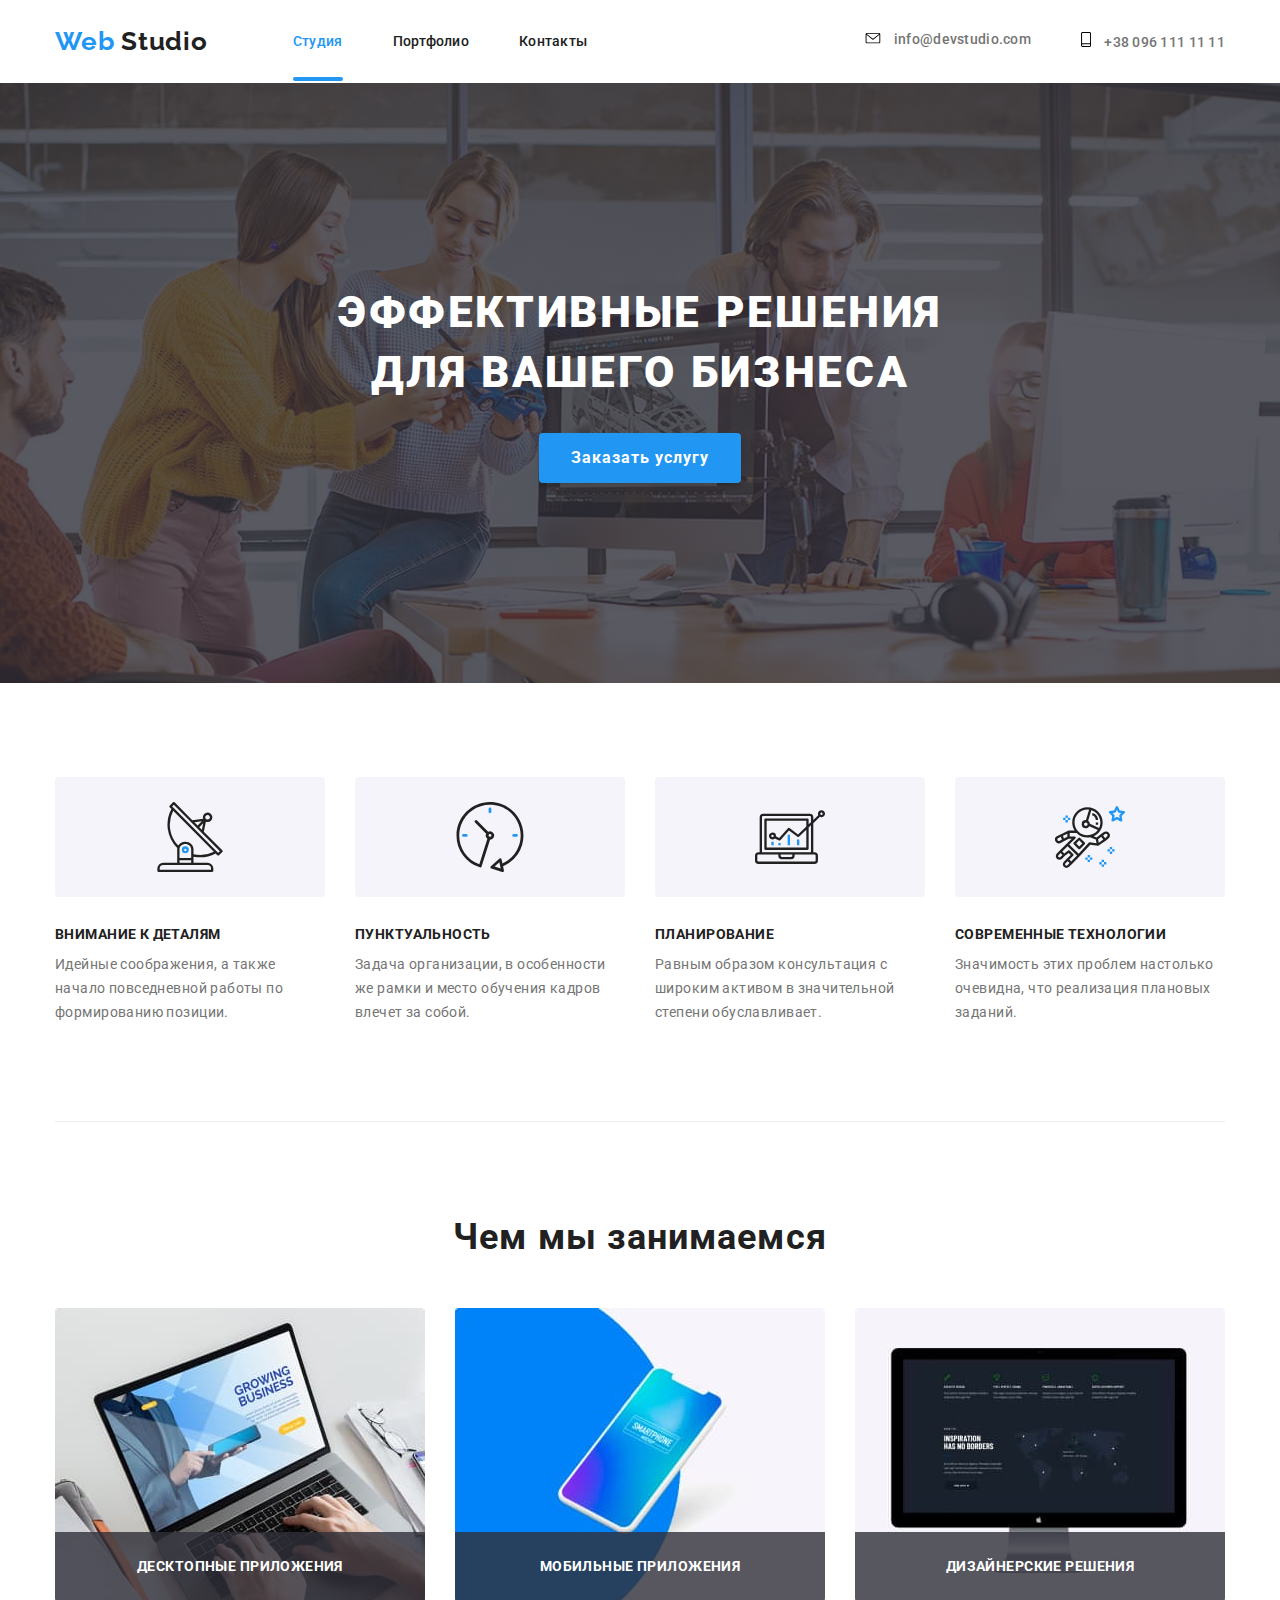
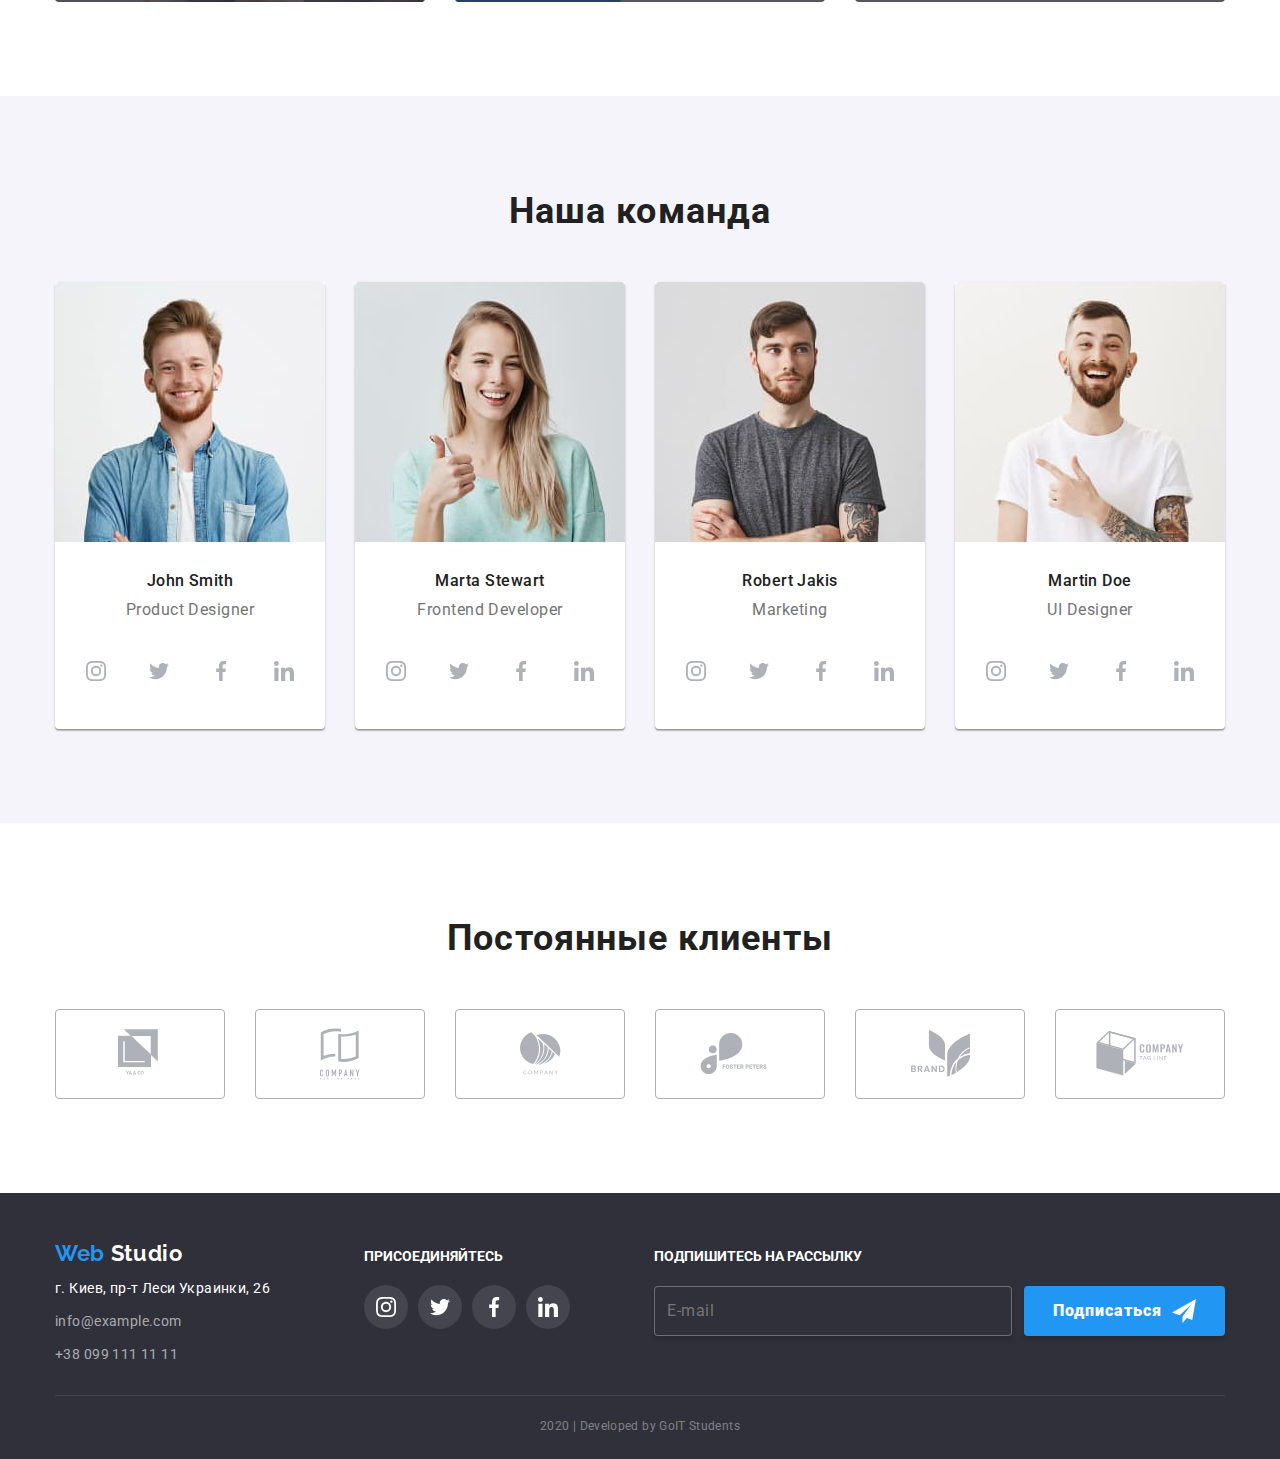
<file: index.html>
<!DOCTYPE html>
<html lang="ru">
<head>
    <meta charset="UTF-8">
    <meta name="viewport" content="width=device-width, initial-scale=1.0">
    <title>Макет</title>
    <link href="https://fonts.googleapis.com/css2?family=Raleway:wght@700&family=Roboto:wght@400;500;700&display=swap" rel="stylesheet" />
    <link rel="stylesheet" href="https://cdnjs.cloudflare.com/ajax/libs/modern-normalize/0.6.0/modern-normalize.min.css">
    <link rel="stylesheet" href="./css/main.css" />
</head>
<body>
    <!-- Шапка сайта -->   
    <header class="header-studio">
        <div class="container header-main">
            <nav class="flex-nav">
                <a href="./index.html" class="logo">
                <span>Web</span> Studio</a> 

                <ul class="site-nav list flex-nav">
                    <li class="item"><a href="./index.html" class="link current">Студия</a></li>
                    <li class="item"><a href="./portfolio.html" class="link">Портфолио</a></li>
                    <li class="item"><a href="" class="link">Контакты</a></li>
                </ul>
            </nav>

            <address class="contacts-nav mail-nav">
                <a href="mailto:info@devstudio.com" class="link">
                    <svg class="nav-icon" width="16" height="11">
                        <use href="./images/sprite.svg#icon-mail"></use>
                    </svg>
                    info@devstudio.com</a>

                <a href="tel:+380961111111" class="link">
                    <svg class="nav-icon" width="10" height="15">
                      <use href="./images/sprite.svg#icon-tel"></use>
                    </svg>
                    +38 096 111 11 11</a>
            </address>
        </div>  
    </header> 

    <main>
        <!-- Герой -->
        <section class="hero overlay"> 
            <h1 class="hero-title">эффективные решения для вашего бизнеса</h1>
            <a href="" class="hero-button" data-modal-open>Заказать услугу</a>
        </section>  

        <!-- Преимущества -->
        <section class="section underline">
            <div class="container">
                <h2 class="section-title visually-hidden">Преимущества</h2>
                <ul class="list display-flex"> 
                    <li class="item icon-antenna">
                        <h3 class="section-titles">Внимание к деталям</h3>
                        <p class="section-text">
                            Идейные соображения, а также начало повседневной работы по формированию позиции.
                        </p>
                    </li>
                    <li class="item icon-clock">                       
                        <h3 class="section-titles">Пунктуальность</h3>
                        <p class="section-text">
                            Задача организации, в особенности же рамки и место обучения кадров влечет за собой.
                        </p>
                    </li>
                    <li class="item icon-diagram">
                        <h3 class="section-titles">Планирование</h3>
                        <p class="section-text">
                            Равным образом консультация с широким активом в значительной степени обуславливает.
                        </p>
                    </li>
                    <li class="item icon-astronaut">
                        <h3 class="section-titles">Современные технологии</h3>
                        <p class="section-text">
                            Значимость этих проблем настолько очевидна, что реализация плановых заданий.
                        </p>
                    </li>
                </ul>
            </div>
        </section>

        <!-- Занятия -->
        <section class="section">
            <div class="container">
                <h2 class="task-title">Чем мы занимаемся</h2>

                <ul class="list flex-task">
                    <li class="item">
                        <img src="./images/notebook-desk.jpg" alt="Фото экрана ноутбука" width="370" />
                        <h3 class="img-titles">Десктопные приложения</h3>
                    </li>
                    <li class="item">
                        <img src="./images/smartphone.jpg" alt="Фото смартфона" width="370"/>
                        <h3 class="img-titles">Мобильные приложения</h3>
                    </li>
                    <li class="item">
                        <img src="./images/pc-desk.jpg" alt="Фото экрана ПК" width="370"/>
                        <h3 class="img-titles">Дизайнерские решения</h3>
                    </li>
                </ul>
            </div>
        </section>

        <!-- Команда -->
        <section class="section section-team">
            <div class="container">
                <h2 class="team-title">Наша команда</h2>

                <ul class="list team-flex">
                    <li class="item">
                        <img src="./images/John.jpg" class="photo" alt="Фото Джона Смита" width="270" />
                        <h3 class="team-titles">John Smith</h3>
                        <p class="team-text">Product Designer</p>
                        <ul class="list social-flex">
                            <li>
                                <a class="icon-social" href="">
                                    <svg width="20" height="20">
                                        <use href="./images/sprite.svg#icon-instagram"></use>
                                    </svg>
                                </a>
                            </li>
                            <li>
                                <a class="icon-social" href="">
                                    <svg width="20" height="20">
                                        <use href="./images/sprite.svg#icon-twitter"></use>
                                    </svg>
                                </a>
                            </li>
                            <li>
                                <a class="icon-social" href="">
                                    <svg width="20" height="20">
                                        <use href="./images/sprite.svg#icon-facebook"></use>
                                    </svg>
                                </a>
                            </li>
                            <li>
                                <a class="icon-social" href="">
                                    <svg width="20" height="20">
                                        <use href="./images/sprite.svg#icon-linkedin"></use>
                                    </svg>
                                </a>
                            </li>
                        </ul>
                    </li>

                    <li class="item">
                        <img src="./images/Marta.jpg" class="photo" alt="Фото Марты Стюарт" width="270" />
                        <h3 class="team-titles">Marta Stewart</h3>
                        <p class="team-text">Frontend Developer</p>
                        <ul class="list social-flex">
                            <li>
                                <a class="icon-social" href="">
                                    <svg width="20" height="20">
                                        <use href="./images/sprite.svg#icon-instagram"></use>
                                    </svg>
                                </a>
                            </li>
                            <li>
                                <a class="icon-social" href="">
                                    <svg width="20" height="20">
                                        <use href="./images/sprite.svg#icon-twitter"></use>
                                    </svg>
                                </a>
                            </li>
                            <li>
                                <a class="icon-social" href="">
                                    <svg width="20" height="20">
                                        <use href="./images/sprite.svg#icon-facebook"></use>
                                    </svg>
                                </a>
                            </li>
                            <li>
                                <a class="icon-social" href="">
                                    <svg width="20" height="20">
                                        <use href="./images/sprite.svg#icon-linkedin"></use>
                                    </svg>
                                </a>
                            </li>
                        </ul>
                    </li>

                    <li class="item">
                        <img src="./images/Robert.jpg" class="photo" alt="Фото Роберта Якиса" width="270" />
                        <h3 class="team-titles">Robert Jakis</h3>
                        <p class="team-text">Marketing</p>
                        <ul class="list social-flex">
                            <li>
                                <a class="icon-social" href="">
                                    <svg width="20" height="20">
                                        <use href="./images/sprite.svg#icon-instagram"></use>
                                    </svg>
                                </a>
                            </li>
                            <li>
                                <a class="icon-social" href="">
                                    <svg width="20" height="20">
                                        <use href="./images/sprite.svg#icon-twitter"></use>
                                    </svg>
                                </a>
                            </li>
                            <li>
                                <a class="icon-social" href="">
                                    <svg width="20" height="20">
                                        <use href="./images/sprite.svg#icon-facebook"></use>
                                    </svg>
                                </a>
                            </li>
                            <li>
                                <a class="icon-social" href="">
                                    <svg width="20" height="20">
                                        <use href="./images/sprite.svg#icon-linkedin"></use>
                                    </svg>
                                </a>
                            </li>
                        </ul>
                    </li>

                    <li class="item">
                        <img src="./images/Martin.jpg" class="photo" alt="Фото Мартина Дое" width="270" />
                        <h3 class="team-titles">Martin Doe</h3>
                        <p class="team-text">UI Designer</p>
                        <ul class="list social-flex">
                            <li>
                                <a class="icon-social" href="">
                                    <svg width="20" height="20">
                                        <use href="./images/sprite.svg#icon-instagram"></use>
                                    </svg>
                                </a>
                            </li>
                            <li>
                                <a class="icon-social" href="">
                                    <svg width="20" height="20">
                                        <use href="./images/sprite.svg#icon-twitter"></use>
                                    </svg>
                                </a>
                            </li>
                            <li>
                                <a class="icon-social" href="">
                                    <svg width="20" height="20">
                                        <use href="./images/sprite.svg#icon-facebook"></use>
                                    </svg>
                                </a>
                            </li>
                            <li>
                                <a class="icon-social" href="">
                                    <svg width="20" height="20">
                                        <use href="./images/sprite.svg#icon-linkedin"></use>
                                    </svg>
                                </a>
                            </li>
                        </ul>
                    </li>
                </ul>
            </div>
        </section>

        <!-- Клиенты -->
        <section class="section">
            <div class="container">
                <h2 class="clients-title">Постоянные клиенты</h2>
                <ul class="list company-flex">
                    <li class="item">
                        <a href="">
                            <div class="brand-icon">
                                <svg width="44" height="49">
                                    <use href="./images/sprite.svg#icon-logo1"></use>
                                </svg>
                            </div>
                        </a>
                    </li>
                    <li class="item">
                        <a href="">
                            <div class="brand-icon">
                                <svg width="40" height="52">
                                    <use href="./images/sprite.svg#icon-logo2"></use>
                                </svg>
                            </div>
                        </a>
                    </li>
                    <li class="item">
                        <a href="">
                            <div class="brand-icon">
                                <svg width="41" height="43">
                                    <use href="./images/sprite.svg#icon-logo3"></use>
                                </svg>
                            </div>
                        </a>
                    </li>
                    <li class="item">
                        <a href="">
                            <div class="brand-icon">
                                <svg width="80" height="42">
                                    <use href="./images/sprite.svg#icon-logo4"></use>
                                </svg>
                            </div>
                        </a>
                    </li>
                    <li class="item">
                        <a href="">
                            <div class="brand-icon">
                                <svg width="59" height="47">
                                    <use href="./images/sprite.svg#icon-logo5"></use>
                                </svg>
                            </div>
                        </a>
                    </li>
                    <li class="item">
                        <a href="">
                            <div class="brand-icon">
                                <svg width="88" height="45">
                                    <use href="./images/sprite.svg#icon-logo6"></use>
                                </svg>
                            </div>
                        </a>
                    </li>
                </ul>
            </div>
        </section>
    </main>    

    <!-- Футер -->
    <footer class="page-footer">
        <div class="container footer">
            <div class="footer-flex">
                <div class="flex-footer-address">
                    <a href="./index.html" class="logo-footer"><span>Web</span> Studio</a>
                    <address class="address">
                        <p class="item">г. Киев, пр-т Леси Украинки, 26</p>
                        <p class="item"><a href="mailto:info@example.com" class="footer-link">info@example.com</a></p>
                        <a href="tel:+380991111111" class="footer-link item">+38 099 111 11 11</a>
                    </address>
                </div>    
                

                <div class="join-in">
                    <b class="item">присоединяйтесь</b>  

                    <ul class="list social-networks">
                        <li class="item">
                            <a class="icon-social" href="">
                                <svg width="20" height="20">
                                    <use href="./images/sprite.svg#icon-instagram"></use>
                                </svg>
                            </a>
                        </li>
                        <li class="item">
                            <a class="icon-social" href="">
                                <svg width="20" height="20">
                                    <use href="./images/sprite.svg#icon-twitter"></use>
                                </svg>
                            </a>
                        </li>
                        <li >
                        <li class="item">    
                            <a class="icon-social" href="">
                                <svg width="20" height="20">
                                    <use href="./images/sprite.svg#icon-facebook"></use>
                                </svg>
                            </a>
                        </li>
                        <li class="item">
                            <a class="icon-social" href="">
                                <svg width="20" height="20">
                                    <use href="./images/sprite.svg#icon-linkedin"></use>
                                </svg>
                            </a>
                        </li>
                    </ul>
                </div>

                <div class="subscribe"> 
                    <form class="form" autocomplete="on">
                        <div class="form-field">
                        <label for="mail">Подпишитесь на рассылку</label>
                        <div class="flex-email">
                          <input
                            type="email"
                            class="form-input"
                            name="mail"
                            id="mail"
                            placeholder="E-mail"/>
    
                        <button type="submit" class="sub-button">
                            Подписаться
                            <svg class="icon-send" width="24" height="24">
                              <use href="./images/sprite.svg#icon-send"></use>
                            </svg>
                        </button>
                        </div>
                        </div>
                    </form>
                </div>

                </div>
                <p class="author">2020 | Developed by GoIT Students</p>
                </div>
    </footer>

    <!-- Модальное окно "Заказать услугу" -->

    <div class="backdrop backdrop--is-hidden" data-modal>
        <form class="modal" autocomplete="off">
          <p class="modal__title">Оставьте свои данные, мы вам перезвоним</p>
          <button class="modal__close-btn" data-modal-close>
            <svg class="modal__close-icon" width="11" height="11">
              <use href="./images/sprite(1).svg#modal-close"></use>
            </svg>
          </button>
  
          <div class="modal-item modal-item--name">
            <span class="modal__box-icon madal__box-icon--name">
              <svg
                class="modal-item-icon modal-item-icon--name"
                width="18"
                height="18"
              >
                <use href="./images/sprite(1).svg#icon-name"></use>
              </svg>
            </span>
            <input
              class="modal__input"
              type="text"
              name="form"
              id="name"
              placeholder=" "
            />
            <label class="modal__label modal__label--name" for="name">Имя</label>
          </div>
  
          <div class="modal-item modal-item--phone">
            <span class="modal__box-icon madal__box-icon--phone">
              <svg
                class="modal-item-icon modal-item-icon--phone"
                width="18"
                height="18"
              >
                <use href="./images/sprite(1).svg#icon-phone"></use>
              </svg>
            </span>
            <input
              class="modal__input"
              type="tel"
              name="form"
              id="tel"
              placeholder=" "
            />
            <label class="modal__label modal__label--phone" for="tel"
              >Телефон</label
            >
          </div>
  
          <div class="modal-item modal-item--email">
            <span class="modal__box-icon madal__box-icon--mail">
              <svg
                class="modal-item-icon modal-item-icon--email"
                width="18"
                height="18"
              >
                <use href="./images/sprite(1).svg#icon-email"></use>
              </svg>
            </span>
            <input
              class="modal__input"
              type="email"
              name="form"
              id="email"
              placeholder=" "
            />
            <label class="modal__label modal__label--email" for="email"
              >Почта</label
            >
          </div>
  
          <div class="modal-item modal-item--comment">
            <textarea
              class="modal__input modal__input--comment"
              name="form"
              id="comment"
              placeholder=" "
            ></textarea>
            <label class="modal__label modal__label--comment" for="comment"
              >Комментарии</label
            >
          </div>
  
          <div class="modal__item-check">
            <label class="modal__label-check">
              <input
                class="checkbox-hidden"
                type="checkbox"
                name="form"
                value="check"
              />
              <span class="modal__check-icon"></span>
              <span class="modal__check-text"
                >Соглашаюсь с рассылкой и принимаю
                <a class="modal__check-link" href="">
                  Условия договора
                </a>
              </span>
            </label>
          </div>
  
          <button class="modal__send-btn" type="submit">Отправить</button>
        </form>
      </div>

  <script src="./js/modal.js"></script>
</body>
</html>
</file>
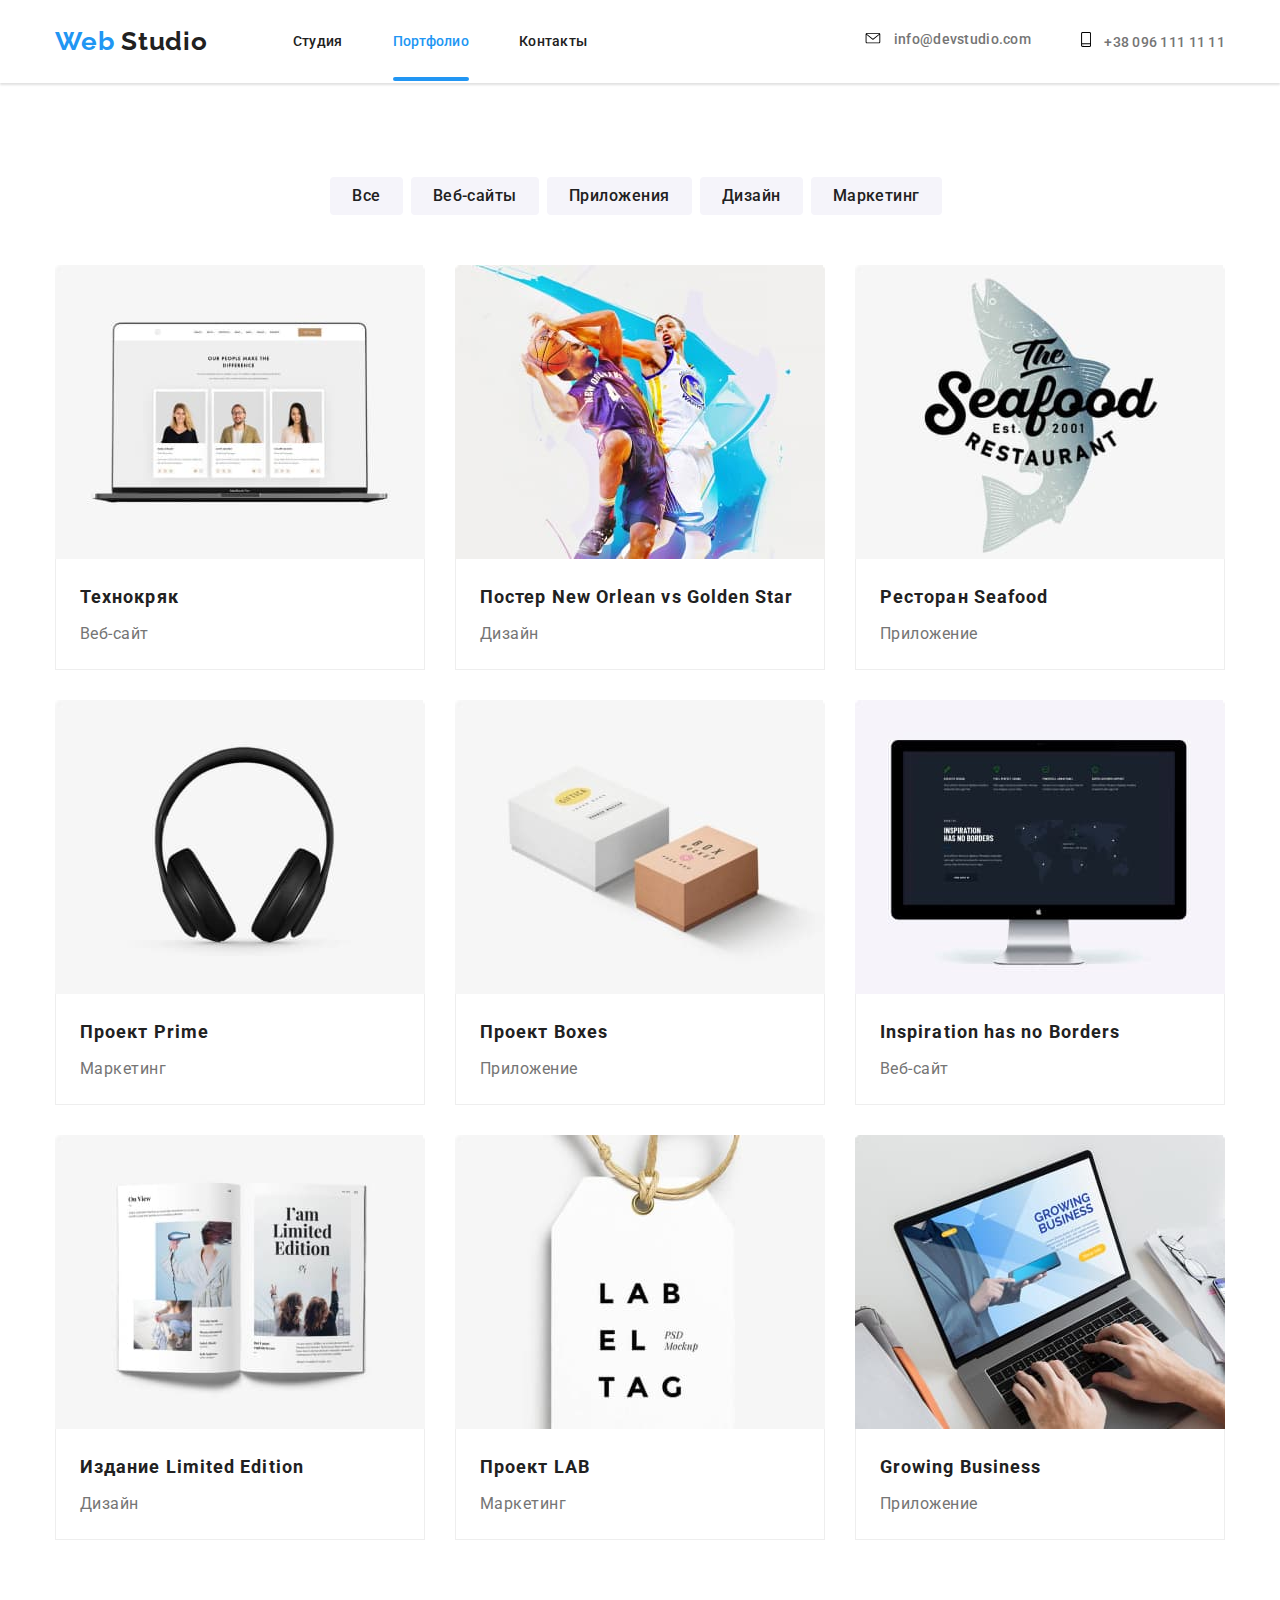
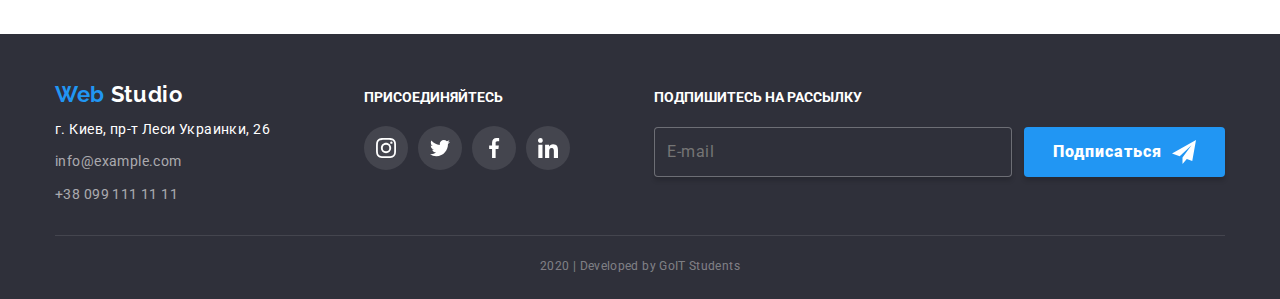
<file: portfolio.html>
<!DOCTYPE html>
<html lang="en">
<head>
    <meta charset="UTF-8">
    <meta name="viewport" content="width=device-width, initial-scale=1.0">
    <title>Портфолио</title>
    <link href="https://fonts.googleapis.com/css2?family=Raleway:wght@700&family=Roboto:wght@400;500;700&display=swap" rel="stylesheet" />
    <link rel="stylesheet" href="https://cdnjs.cloudflare.com/ajax/libs/modern-normalize/0.6.0/modern-normalize.min.css">
    <link rel="stylesheet" href="./css/main.css" />
<body>
    <!-- Шапка сайта -->   
    <header class="header-studio">
      <div class="container header-main">
          <nav class="flex-nav">
              <a href="./index.html" class="logo">
              <span>Web</span> Studio</a> 

              <ul class="site-nav list flex-nav">
                  <li class="item"><a href="./index.html" class="link">Студия</a></li>
                  <li class="item"><a href="./portfolio.html" class="link current">Портфолио</a></li>
                  <li class="item"><a href="" class="link">Контакты</a></li>
              </ul>
          </nav>

          <address class="contacts-nav mail-nav">
              <a href="mailto:info@devstudio.com" class="link">
                  <svg class="nav-icon" width="16" height="11">
                      <use href="./images/sprite.svg#icon-mail"></use>
                  </svg>
                  info@devstudio.com</a>

              <a href="tel:+380961111111" class="link">
                  <svg class="nav-icon" width="10" height="15">
                    <use href="./images/sprite.svg#icon-tel"></use>
                  </svg>
                  +38 096 111 11 11</a>
          </address>
      </div>  
  </header> 

    <main>
        <!-- Кнопки-фильтры -->
        <section class="section">
            <h1 class="visually-hidden">Содержимое страницы</h1>
            <div class="container">
                <div class="btn-container">
                    <button type="button" class="button">Все</button>
                    <button type="button" class="button">Веб-сайты</button>
                    <button type="button" class="button">Приложения</button>
                    <button type="button" class="button">Дизайн</button>
                    <button type="button" class="button">Маркетинг</button>
                </div>

        <!-- Примеры работ -->
        <ul class="work-examples list">
            <li class="item">
              <a href="" class="card">
                <div class="card-thumb">
                  <img src="./images/pc-main.jpg" alt="Экран ноутбука" width="370" />
                  <p class="card-desc">
                      Технокряк это современная площадка распространения
                      коронавируса. Компании используют эту платформу для
                      цифрового шпионажа и атак на защищённые сервера
                      конкурентов.
                  </p>
                </div>
                <div class="card-content">
                  <h2 class="title">Технокряк</h2>
                  <p class="subtitle">Веб-сайт</p>
                </div>
              </a>
            </li>

            <li class="item">
              <a href="" class="card">
                <div class="card-thumb">
                  <img src="./images/basketball.jpg" alt="Постер" width="370" />
                  <p class="card-desc">
                      Технокряк это современная площадка распространения
                      коронавируса. Компании используют эту платформу для
                      цифрового шпионажа и атак на защищённые сервера
                      конкурентов.
                  </p>
                </div>
                <div class="card-content">
                  <h2 class="title">Постер New Orlean vs Golden Star</h2>
                  <p class="subtitle">Дизайн</p>
                </div>
              </a>
            </li>

            <li class="item">
              <a href="" class="card">
                <div class="card-thumb">
                  <img src="./images/restaurant.jpg" alt="Лого ресторана" width="370" />
                  <p class="card-desc">
                      Технокряк это современная площадка распространения
                      коронавируса. Компании используют эту платформу для
                      цифрового шпионажа и атак на защищённые сервера
                      конкурентов.
                  </p>
                </div>
                <div class="card-content">
                  <h2 class="title">Ресторан Seafood</h2>
                  <p class="subtitle">Приложение</p>
                </div>
              </a>
            </li>

            <li class="item">
              <a href="" class="card">
                <div class="card-thumb">
                  <img src="./images/headphones.jpg" alt="Наушники" width="370" />
                  <p class="card-desc">
                      Технокряк это современная площадка распространения
                      коронавируса. Компании используют эту платформу для
                      цифрового шпионажа и атак на защищённые сервера
                      конкурентов.
                  </p>
                </div>
                <div class="card-content">
                  <h2 class="title">Проект Prime</h2>
                  <p class="subtitle">Маркетинг</p>
                </div>
              </a>
            </li>

            <li class="item">
              <a href="" class="card">
                <div class="card-thumb">
                  <img src="./images/boxes.jpg" alt="Две коробки" width="370" />
                  <p class="card-desc">
                      Технокряк это современная площадка распространения
                      коронавируса. Компании используют эту платформу для
                      цифрового шпионажа и атак на защищённые сервера
                      конкурентов.
                  </p>
                </div>
                <div class="card-content">
                  <h2 class="title">Проект Boxes</h2>
                  <p class="subtitle">Приложение</p>
                </div>
              </a>
            </li>

            <li class="item">
              <a href="" class="card">
                <div class="card-thumb">
                  <img src="./images/pc-monitor.jpg" alt="Монитор" width="370" />
                  <p class="card-desc">
                      Технокряк это современная площадка распространения
                      коронавируса. Компании используют эту платформу для
                      цифрового шпионажа и атак на защищённые сервера
                      конкурентов.
                  </p>
                </div>
                <div class="card-content">
                  <h2 class="title">Inspiration has no Borders</h2>
                  <p class="subtitle">Веб-сайт</p>
                </div>
              </a>
            </li>

            <li class="item">
              <a href="" class="card">
                <div class="card-thumb">
                  <img src="./images/magazine.jpg" alt="Журнал" width="370" />
                  <p class="card-desc">
                      Технокряк это современная площадка распространения
                      коронавируса. Компании используют эту платформу для
                      цифрового шпионажа и атак на защищённые сервера
                      конкурентов.
                  </p>
                </div>
                <div class="card-content">
                  <h2 class="title">Издание Limited Edition</h2>
                  <p class="subtitle">Дизайн</p>
                </div>
              </a>
            </li>
            
            <li class="item">
              <a href="" class="card">
                <div class="card-thumb">
                  <img src="./images/label.jpg" alt="Лейбл" width="370" />
                  <p class="card-desc">
                      Технокряк это современная площадка распространения
                      коронавируса. Компании используют эту платформу для
                      цифрового шпионажа и атак на защищённые сервера
                      конкурентов.
                  </p>
                </div>
                <div class="card-content">
                  <h2 class="title">Проект LAB</h2>
                  <p class="subtitle">Маркетинг</p>
                </div>
              </a>
            </li>

            <li class="item">
              <a href="" class="card">
                <div class="card-thumb">
                  <img src="./images/notebook-main.jpg" alt="Ноутбук" width="370" />
                  <p class="card-desc">
                      Технокряк это современная площадка распространения
                      коронавируса. Компании используют эту платформу для
                      цифрового шпионажа и атак на защищённые сервера
                      конкурентов.
                  </p>
                </div>
                <div class="card-content">
                  <h2 class="title">Growing Business</h2>
                  <p class="subtitle">Приложение</p>
                </div>
              </a>
            </li>
          </ul>
        </div>
      </div>
    </section>
    </main>

    <!-- Футер -->
    <footer class="page-footer">
      <div class="container footer">
          <div class="footer-flex">
              <div class="flex-footer-address">
                  <a href="./index.html" class="logo-footer"><span>Web</span> Studio</a>
                  <address class="address">
                      <p class="item">г. Киев, пр-т Леси Украинки, 26</p>
                      <p class="item"><a href="mailto:info@example.com" class="footer-link">info@example.com</a></p>
                      <a href="tel:+380991111111" class="footer-link item">+38 099 111 11 11</a>
                  </address>
              </div>    
              

              <div class="join-in">
                  <b class="item">присоединяйтесь</b>  

                  <ul class="list social-networks">
                      <li class="item">
                          <a class="icon-social" href="">
                              <svg width="20" height="20">
                                  <use href="./images/sprite.svg#icon-instagram"></use>
                              </svg>
                          </a>
                      </li>
                      <li class="item">
                          <a class="icon-social" href="">
                              <svg width="20" height="20">
                                  <use href="./images/sprite.svg#icon-twitter"></use>
                              </svg>
                          </a>
                      </li>
                      <li >
                      <li class="item">    
                          <a class="icon-social" href="">
                              <svg width="20" height="20">
                                  <use href="./images/sprite.svg#icon-facebook"></use>
                              </svg>
                          </a>
                      </li>
                      <li class="item">
                          <a class="icon-social" href="">
                              <svg width="20" height="20">
                                  <use href="./images/sprite.svg#icon-linkedin"></use>
                              </svg>
                          </a>
                      </li>
                  </ul>
              </div>

              <div class="subscribe"> 
                  <form class="form" autocomplete="on">
                      <div class="form-field">
                      <label for="mail">Подпишитесь на рассылку</label>
                      <div class="flex-email">
                        <input
                          type="email"
                          class="form-input"
                          name="mail"
                          id="mail"
                          placeholder="E-mail"/>
  
                      <button type="submit" class="sub-button">
                          Подписаться
                          <svg class="icon-send" width="24" height="24">
                            <use href="./images/sprite.svg#icon-send"></use>
                          </svg>
                      </button>
                      </div>
                      </div>
                  </form>
              </div>

              </div>
              <p class="author">2020 | Developed by GoIT Students</p>
              </div>
  </footer>
    
</body>
</html>
</file>
<file: css/main.css>
html {
  box-sizing: border-box;
}
*,
*::before,
*::after {
  box-sizing: inherit;
}

img {
  display: block;
  max-width: 100%;
  height: auto;
}

:root {
  --primary-text-color: #757575;
  --title-text-color: #212121;
  --accent-color: #2196f3;
  --primary-white-color: #ffffff;
}

body {
  background-color: var(--primary-white-color);
  color: var(--primary-text-color);
  font-family: Roboto, sans-serif;
  font-style: normal;
  margin: 0;
}

h2 {
  font-size: 36px;
  line-height: 42px;
  font-weight: 700;
}

h1,
h2,
h3,
p {
  margin-top: 0;
  margin-bottom: 0;
}

.list {
  padding: 0;
  margin: 0;
  list-style: none;
}

.container {
  width: 1200px;
  padding-left: 15px;
  padding-right: 15px;
  margin: 0 auto;
}

.header-studio {
  box-shadow: 0px 2px 2px rgba(0, 0, 0, 0.12);
}

.header-main {
  display: flex;
  align-items: center;
}

.flex-nav {
  display: flex;
  align-items: center;
}

.mail-nav {
  display: flex;
  margin-left: auto;
}

.site-nav .item:not(:last-child),
.mail-nav .link:not(:last-child) {
  margin-right: 50px;
}

.logo {
  display: block;
  padding-top: 24px;
  padding-bottom: 25px;
  margin-right: 85px;

  color: var(--title-text-color);
  text-decoration: none;

  font-family: 'Raleway', sans-serif;
  font-weight: 700;
  font-size: 26px;
  line-height: 1.19;
  letter-spacing: 0.03em;
}

.logo > span {
  color: var(--accent-color);
}

.site-nav .link {
  position: relative;
}

.site-nav .link {
  display: block;
  padding-top: 32px;
  padding-bottom: 32px;

  color: var(--title-text-color);
  text-decoration: none;

  transition: color 250ms cubic-bezier(0.4, 0, 0.2, 1);
}

.site-nav .link:hover,
.site-nav .link:focus,
.site-nav .link:active {
  color: var(--accent-color);
  cursor: pointer;
}

.site-nav .link.current {
  color: var(--accent-color);
}

.site-nav .link.current::after {
  content: '';
  position: absolute;
  width: 100%;
  height: 4px;
  left: 0;
  bottom: 0;

  background-color: var(--accent-color);
  border-radius: 2px;
}

.contacts-nav,
.site-nav {
  color: var(--primary-text-color);
  font-weight: 500;
  font-size: 14px;
  line-height: 1.14;
  letter-spacing: 0.02em;
  font-style: normal;
}

.contacts-nav .link:hover,
.contacts-nav .link:focus {
  color: var(--accent-color);
  cursor: pointer;
  fill: currentColor;
}

.contacts-nav .link {
  display: block;
  padding-top: 32px;
  padding-bottom: 32px;

  color: inherit;
  text-decoration: none;

  transition: color 250ms cubic-bezier(0.4, 0, 0.2, 1),
    fill 250ms cubic-bezier(0.4, 0, 0.2, 1);
}

.nav-icon {
  margin-right: 10px;
}

.hero {
  text-align: center;
  padding-top: 200px;
  padding-bottom: 200px;
}

.hero-title {
  color: var(--primary-white-color);

  font-weight: 900;
  font-size: 44px;
  line-height: 1.36;
  text-align: center;
  letter-spacing: 0.06em;
  text-transform: uppercase;

  width: 696px;
  margin-left: auto;
  margin-right: auto;
  margin-bottom: 30px;
}

.overlay {
  max-width: 1600px;
  height: 600px;
  margin-left: auto;
  margin-right: auto;
  background-image: linear-gradient(
      to right,
      rgba(47, 48, 58, 0.8),
      rgba(47, 48, 58, 0.8)
    ),
    url('../images/header-img.jpg');

  background-repeat: no-repeat;
  background-position: center;
  background-size: cover;
}

.hero-button {
  display: inline-block;

  border-radius: 4px;
  padding: 10px 32px;
  min-width: 200px;

  color: var(--primary-white-color);
  background-color: var(--accent-color);
  box-shadow: 0px 4px 4px rgba(0, 0, 0, 0.15);
  text-align: center;
  text-decoration: none;

  font-weight: 700;
  font-size: 16px;
  line-height: 1.87;
  letter-spacing: 0.06em;
}

.section {
  padding-top: 94px;
  padding-bottom: 94px;
}

.section.underline {
  position: relative;
}

.section.underline::after {
  content: '';
  position: absolute;
  bottom: 0;
  left: 0;
  width: 1170px;
  height: 1px;
  background-color: #ececec;
  right: 0;
  margin: 0 auto;
}

.team-title {
  margin: 0;
  margin-bottom: 50px;

  color: var(--title-text-color);
  font-weight: 700;
  font-size: 36px;
  line-height: 1.17;
  text-align: center;
  letter-spacing: 0.03em;
}

.team-flex {
  display: flex;
}

.team-flex .item {
  padding-bottom: 36px;

  width: 278px;
  background-color: var(--primary-white-color);
  box-shadow: 0px 2px 1px rgba(0, 0, 0, 0.2), 0px 1px 1px rgba(0, 0, 0, 0.14),
    0px 1px 3px rgba(0, 0, 0, 0.12);
  border-radius: 4px;
}

.team-flex .item:not(:last-child) {
  margin-right: 30px;
}

.photo {
  margin-bottom: 30px;
}

.visually-hidden {
  position: absolute;
  width: 1px;
  height: 1px;
  margin: -1px;
  border: 0;
  padding: 0;
  clip: rect(0 0 0 0);
  overflow: hidden;
}

.display-flex {
  display: flex;
}

.display-flex .item {
  width: 278px;
}

.display-flex .item:not(:last-child) {
  margin-right: 30px;
}

.display-flex .item {
  width: 270px;
  height: 251px;
}

.display-flex .item::before {
  display: block;
  content: '';
  width: 270px;
  height: 120px;
  margin-bottom: 30px;
  background-repeat: no-repeat;
  background-position: center;
  background-color: #f5f4fa;
  border-radius: 4px;
}

.icon-antenna::before {
  background-image: url('../images/antenna.svg');
}

.icon-clock::before {
  background-image: url('../images/clock.svg');
}

.icon-diagram::before {
  background-image: url('../images/diagram.svg');
}

.icon-astronaut::before {
  background-image: url('../images/astronaut.svg');
}

.section-text {
  margin: 0;
  color: var(--primary-text-color);
  font-weight: 400;
  font-size: 14px;
  line-height: 1.71;
  letter-spacing: 0.03em;
}

.section-titles {
  margin: 0;
  margin-bottom: 10px;

  font-weight: 700;
  font-size: 14px;
  line-height: 1.14;
  letter-spacing: 0.03em;
  text-transform: uppercase;
  color: var(--title-text-color);
}

.task-title {
  font-weight: 700;
  font-size: 36px;
  line-height: 1.17;
  text-align: center;
  letter-spacing: 0.03em;
  color: var(--title-text-color);

  margin-bottom: 50px;
  margin-top: 0;
}

.flex-task {
  display: flex;
}

.flex-task .item:not(:last-child) {
  margin-right: 30px;
}

.flex-task .item {
  width: 380px;
  position: relative;
}

.img-titles {
  position: absolute;
  bottom: 0;
  width: 100%;
  padding-top: 27px;
  padding-bottom: 27px;

  color: var(--primary-white-color);
  background-color: rgba(47, 48, 58, 0.8);
  border-radius: 0px 0px 4px 4px;

  font-weight: 700;
  font-size: 14px;
  line-height: 1.14;
  text-align: center;
  text-transform: uppercase;
  letter-spacing: 0.03em;
}

.clients-title {
  margin: 0;
  margin-bottom: 50px;

  font-weight: 700;
  font-size: 36px;
  line-height: 42px;
  text-align: center;
  letter-spacing: 0.03em;

  color: var(--title-text-color);
}

.team-titles {
  margin-bottom: 10px;

  color: var(--title-text-color);
  font-weight: 500;
  font-size: 16px;
  line-height: 1.18;
  text-align: center;
  letter-spacing: 0.03em;
}

.team-text {
  margin-bottom: 29px;

  color: var(--primary-text-color);
  font-weight: 400;
  font-size: 16px;
  line-height: 1.18;
  text-align: center;
  letter-spacing: 0.03em;
}

.social-flex {
  display: flex;
  justify-content: space-evenly;
}

.icon-social {
  display: flex;
  justify-content: center;
  align-items: center;
  width: 44px;
  height: 44px;
  border-radius: 50%;
  fill: #afb1b8;

  transition: background-color 250ms cubic-bezier(0.4, 0, 0.2, 1),
    fill 250ms cubic-bezier(0.4, 0, 0.2, 1);
}

.icon-social:hover,
.icon-social:focus {
  background-color: var(--accent-color);
  fill: var(--primary-white-color);
}

.section-team {
  background-color: #f5f4fa;
}

.company-flex {
  display: flex;
}

.company-flex .item {
  width: 175px;
}

.company-flex .item:not(:last-child) {
  margin-right: 30px;
}

.brand-icon {
  display: flex;
  align-items: center;
  justify-content: center;
  width: 170px;
  height: 90px;
  border: 1px solid #afb1b8;
  border-radius: 4px;
  fill: #afb1b8;

  transition: background-color 250ms cubic-bezier(0.4, 0, 0.2, 1),
    fill 250ms cubic-bezier(0.4, 0, 0.2, 1);
}

.brand-icon:hover,
.brand-icon:focus {
  border-color: var(--accent-color);
  fill: var(--accent-color);
}

footer {
  color: var(--primary-white-color);
  background-color: #2f303a;
}

.page-footer {
  padding-top: 48px;
  padding-bottom: 21px;
}

.footer-flex {
  display: flex;
  align-items: baseline;
  justify-content: space-between;
  padding-bottom: 28px;

  border-bottom: 1px solid rgba(255, 255, 255, 0.1);
}

.logo-footer {
  display: block;

  padding-top: 0;
  padding-bottom: 0;
  margin-bottom: 10px;

  color: var(--primary-white-color);

  font-family: Raleway;
  font-weight: 700;
  font-size: 22px;
  line-height: 1.18;
  text-decoration: none;
  letter-spacing: 0.03em;
}

.logo-footer > span {
  color: var(--accent-color);
}

.address {
  display: flex;
  flex-direction: column;

  font-style: normal;
  font-weight: 400;
  font-size: 14px;
  line-height: 1.71;
  letter-spacing: 0.03em;
}

.address .item {
  display: inline-block;
  margin-bottom: 9px;
}

.address .item:last-child {
  margin-bottom: 0px;
}

.page-footer .icon-social {
  background-color: rgba(255, 255, 255, 0.1);
  fill: #ffffff;
  transition: background-color 250ms cubic-bezier(0.4, 0, 0.2, 1);
}

.page-footer .icon-social:hover,
.page-footer .icon-social:focus {
  background-color: var(--accent-color);
}

.page-footer .item:not(:last-child) {
  margin-right: 10px;
}

.footer-link {
  color: rgba(255, 255, 255, 0.6);
  text-decoration: none;
}

.social-networks {
  display: flex;
  justify-content: space-evenly;
}

.join-in > .item {
  display: block;
  margin-bottom: 20px;

  color: #ffffff;
  font-weight: 700;
  font-size: 14px;
  line-height: 1.14;
  text-transform: uppercase;
}

.author {
  margin-top: 18px;

  color: rgba(255, 255, 255, 0.4);

  font-weight: 400;
  font-size: 12px;
  line-height: 2;
  text-align: center;
  letter-spacing: 0.03em;
}

/* Portfolio */

.btn-container {
  display: flex;
  margin-bottom: 50px;
  justify-content: center;
}

.button {
  margin-right: 8px;
  padding: 6px 22px;

  color: var(--title-text-color);
  background-color: #f5f4fa;

  font-family: inherit;
  font-weight: 500;
  font-size: 16px;
  line-height: 1.62;
  text-align: center;
  letter-spacing: 0.03em;
  border: 0;
  border-radius: 4px;

  transition: background-color 250ms cubic-bezier(0.4, 0, 0.2, 1),
    box-shadow 250ms cubic-bezier(0.4, 0, 0.2, 1);
}

.button:hover,
.button:focus {
  color: var(--primary-white-color);
  background-color: var(--accent-color);
  box-shadow: 0px 2px 2px rgba(0, 0, 0, 0.12), 0px 1px 2px rgba(0, 0, 0, 0.08),
    0px 3px 1px rgba(0, 0, 0, 0.1);
  cursor: pointer;
}

.work-examples {
  display: flex;
  flex-wrap: wrap;
  margin: -15px;
}

.work-examples .item {
  width: 370px;
  margin: 15px;

  background: var(--primary-white-color);

  transition: box-shadow 250ms cubic-bezier(0.4, 0, 0.2, 1);
}

.work-examples .item:hover,
.work-examples .item:focus {
  cursor: pointer;
  box-shadow: 1px 4px 6px rgba(0, 0, 0, 0.16), 0px 4px 4px rgba(0, 0, 0, 0.06),
    0px 1px 1px rgba(0, 0, 0, 0.12);
}

.card-content .title {
  margin-bottom: 4px;

  color: var(--title-text-color);

  font-weight: 700;
  font-size: 18px;
  line-height: 2;
  letter-spacing: 0.06em;
}

.card-content .subtitle {
  font-weight: 400;
  font-size: 16px;
  line-height: 1.87;
  letter-spacing: 0.03em;
}

.desc {
  color: var(--primary-white-color);

  font-weight: 400;
  font-size: 18px;
  line-height: 1.56;
  letter-spacing: 0.03em;
}

/* Карточки */

.card {
  width: 370px;
  color: inherit;
  text-decoration: none;
}

.card-thumb {
  position: relative;
  overflow: hidden;
}

.card-desc {
  position: absolute;
  top: 0;
  left: 0;
  width: 100%;
  height: 100%;

  opacity: 0;

  padding: 63px 24px;
  color: var(--primary-white-color);
  font-size: 18px;
  line-height: 1.56;
  letter-spacing: 0.03em;

  transform: translateY(100%);
  transition: transform 250ms cubic-bezier(0.4, 0, 0.2, 1),
    opacity 250ms cubic-bezier(0.4, 0, 0.2, 1);
}

.card:hover .card-desc,
.card:hover .card-thumb::before {
  transform: translateY(0);
  opacity: 1;
}

.card:focus .card-desc,
.card:focus .card-thumb::before {
  transform: translateY(0);
  opacity: 1;
}

.card-thumb::before {
  display: inline-block;
  content: '';

  position: absolute;
  top: 0;
  left: 0;
  width: 100%;
  height: 100%;
  background-color: rgba(33, 150, 243, 0.9);
  opacity: 0;

  transform: translateY(100%);
  transition: transform 250ms cubic-bezier(0.4, 0, 0.2, 1),
    opacity 250ms cubic-bezier(0.4, 0, 0.2, 1);
}

.card-content {
  padding: 20px 24px;
  background: #ffffff;
  border: 1px solid #eeeeee;
  border-top: 0;
}

.flex-email {
  display: flex;
}

.form-input {
  margin: 0;
  width: 358px;
  height: 50px;

  font-weight: 400;
  font-size: 16px;
  line-height: 20px;
  letter-spacing: 0.03em;

  color: rgba(255, 255, 255, 0.6);

  padding: 18px 12px;
  border: 1px solid rgba(255, 255, 255, 0.3);
  background-color: #2f303a;
  box-shadow: 0px 4px 4px rgba(0, 0, 0, 0.15);
  border-radius: 4px;
}

.form label {
  margin-bottom: 21px;

  color: #ffffff;
  font-weight: 700;
  font-size: 14px;
  line-height: 1.14;
  text-transform: uppercase;
}

.sub-button {
  display: flex;
  align-items: center;

  margin-left: 12px;
  padding: 10px 29px;
  min-width: 200px;
  height: 50px;
  border-radius: 4px;
  border: 0;

  color: var(--primary-white-color);
  background-color: var(--accent-color);
  box-shadow: 0px 4px 4px rgba(0, 0, 0, 0.15);

  text-decoration: none;
  text-align: center;
  font-family: inherit;
  font-weight: 900;
  font-size: 16px;
  line-height: 1.87;
  letter-spacing: 0.06em;
}

.sub-button .icon-send {
  margin-left: 10px;
}

.form-field {
  display: flex;
  flex-direction: column;
  position: relative;
  margin-bottom: 28px;
}

/* Модальное окно "Заказать услугу" */

.backdrop {
  position: fixed;
  top: 0;
  left: 0;
  width: 100%;
  height: 100%;
  background-color: rgba(0, 0, 0, 0.2);
  transition: 250ms cubic-bezier(0.4, 0, 0.2, 1);
}

.backdrop.is-hidden {
  opacity: 0;
  pointer-events: none;
}

.modal {
  position: absolute;
  top: 50%;
  left: 50%;
  transform: translate(-50%, -50%);

  min-width: 528px;
  min-height: 581px;

  background-color: var(--primary-bg-color);

  box-shadow: 0px 2px 1px rgba(0, 0, 0, 0.2), 0px 1px 1px rgba(0, 0, 0, 0.14),
    0px 1px 3px rgba(0, 0, 0, 0.12);
  border-radius: 4px;
}

.modal-close {
  position: absolute;
  top: 8px;
  right: 8px;
  width: 30px;
  height: 30px;

  background-color: var(--primary-bg-color);
  border-radius: 50%;

  border: 1px solid rgba(0, 0, 0, 0.1);
  cursor: pointer;
}

/* Модальное окно (Формы) */
.backdrop {
  position: fixed;
  top: 0;
  left: 0;
  width: 100%;
  height: 100%;

  background-color: rgba(0, 0, 0, 0.2);
  opacity: 1;

  visibility: visible;
  transition: opacity 250ms cubic-bezier(0.4, 0, 0.2, 1);
}

.backdrop--is-hidden {
  opacity: 0;
  pointer-events: none;
  visibility: hidden;
}

.backdrop--is-hidden .modal {
  top: 50%;
  left: 50%;
  transform: translate(-50%, -50%) scale(0.1);
}

.modal {
  position: absolute;
  top: 50%;
  left: 50%;

  transform: translate(-50%, -50%) scale(1);

  width: 528px;
  height: 580px;
  padding: 40px;

  background-color: var(--primary-white-color);
  box-shadow: 0px 2px 1px rgba(0, 0, 0, 0.2), 0px 1px 1px rgba(0, 0, 0, 0.14),
    0px 1px 3px rgba(0, 0, 0, 0.12);
  border-radius: 4px;

  transition: transform 250ms cubic-bezier(0.4, 0, 0.2, 1);
}

.modal__close-icon {
  border: none;
  padding: 0;
  margin: 0;
  border: none;
  --color3: rgba(0, 0, 0, 0.1);

  display: flex;
  justify-content: center;
  align-items: center;
}

.modal__title {
  font-family: Roboto;
  font-weight: 700;
  font-size: 20px;
  line-height: 1.15;
  text-align: center;
  letter-spacing: 0.03em;
  color: #212121;

  margin: 0 0 30px;
}

/* ----------- формы & span ----------------------- */

.modal-item {
  position: relative;
}

.modal-item:not(:last-child) {
  margin-bottom: 28px;
}

.modal__send-btn {
  background: #2196f3;
  box-shadow: 0px 4px 4px rgba(0, 0, 0, 0.15);
  border-radius: 4px;
  padding: 10px 55px;
  display: block;
  margin-left: auto;
  margin-right: auto;
  font-weight: 700;
  color: #fff;
  outline: none;
  border: none;
  letter-spacing: 0.06em;
  font-size: 16px;
}

.modal__send-btn:active {
  box-shadow: none;
}

/* ----------- modal icons, inputs & labels ------------------ */

.modal__input {
  width: 100%;
  height: 40px;
  padding: 12px 18px 12px 42px;
  margin: 0;

  border: 1px solid rgba(33, 33, 33, 0.2);
  border-radius: 4px;
  outline: 0px;
}

.modal__input:focus {
  border-color: var(--accent-color);
}

.modal__label {
  position: absolute;
  top: 50%;
  left: 42px;

  display: inline-block;
  transform: translateY(-50%);

  font-family: Roboto;
  font-weight: 400;
  font-size: 14px;
  line-height: 1.14px;
  letter-spacing: 0.01em;

  color: var(--primary-text-color);
  transition: transform 250ms cubic-bezier(0.4, 0, 0.2, 1);
}

.modal-item:focus-within .modal__label,
.modal__input:not(:placeholder-shown) + .modal__label {
  transform: translateX(-26px) translateY(-32px);
}

.modal-item:focus-within .modal-item-icon,
.modal-item:focus-within .modal__label {
  fill: var(--accent-color);
  color: var(--accent-color);
}

.modal-item--comment {
  position: relative;
  height: 120px;
}

.modal__input--comment {
  padding: 12px 16px;
  resize: none;
  height: 100%;
  margin-bottom: 0;
}

.modal__label--comment {
  top: 20px;
  left: 16px;
}

.modal-item--comment:focus-within .modal__label,
.modal__input--comment:not(:placeholder-shown) + .modal__label {
  transform: translateY(-32px);
}

.modal__item-check {
  margin-top: 20px;
  margin-bottom: 30px;
  font-family: Roboto;
  font-weight: 400;
  font-size: 14px;
  line-height: 1.71;
  color: var(--primary-text-color);
}

.modal__label-check {
  display: flex;
  align-items: center;
  justify-content: center;
}

.checkbox-hidden:checked + .modal__check-icon {
  background-color: var(--accent-color);
  border-color: var(--accent-color);
  background-image: url(../images/check.svg);
  background-size: contain;
  background-origin: border-box;
}

.checkbox-hidden {
  position: absolute;
  width: 1px;
  height: 1px;
  margin: -1px;
  border: 0;
  padding: 0;
  clip: rect(0 0 0 0);
  overflow: hidden;
}

.modal__check-icon {
  display: inline-block;
  margin-right: 5px;
  width: 15px;
  height: 16px;
  border: 2px solid black;
  border-radius: 20%;
  transition: checked 250ms cubic-bezier(0.4, 0, 0.2, 1);
}

.modal__check-link {
  text-decoration: underline;
  color: #74bdf7;
}

.modal__box-icon {
  position: absolute;
  display: inline-block;
  top: 50%;
  left: 16px;

  transform: translateY(-50%);
  transition: transform 250ms cubic-bezier(0.4, 0, 0.2, 1);

  pointer-events: none;
}

.modal-item-icon {
  fill: var(--title-text-color);
}

.modal__close-btn {
  position: absolute;
  top: 8px;
  right: 8px;

  width: 30px;
  height: 30px;
  padding: 0;
  margin: 0;

  background-color: transparent;
  display: flex;
  justify-content: center;
  align-items: center;
  border-radius: 50%;
  border: 1px solid rgba(0, 0, 0, 0.1);
  cursor: pointer;
}

.modal__close-btn svg {
  transition: all 0.22s;
}

.modal__close-btn:hover svg {
  fill: #2196f3;
}

.modal__close-btn:active,
.modal__close-btn:focus {
  outline: none;
}
</file>
